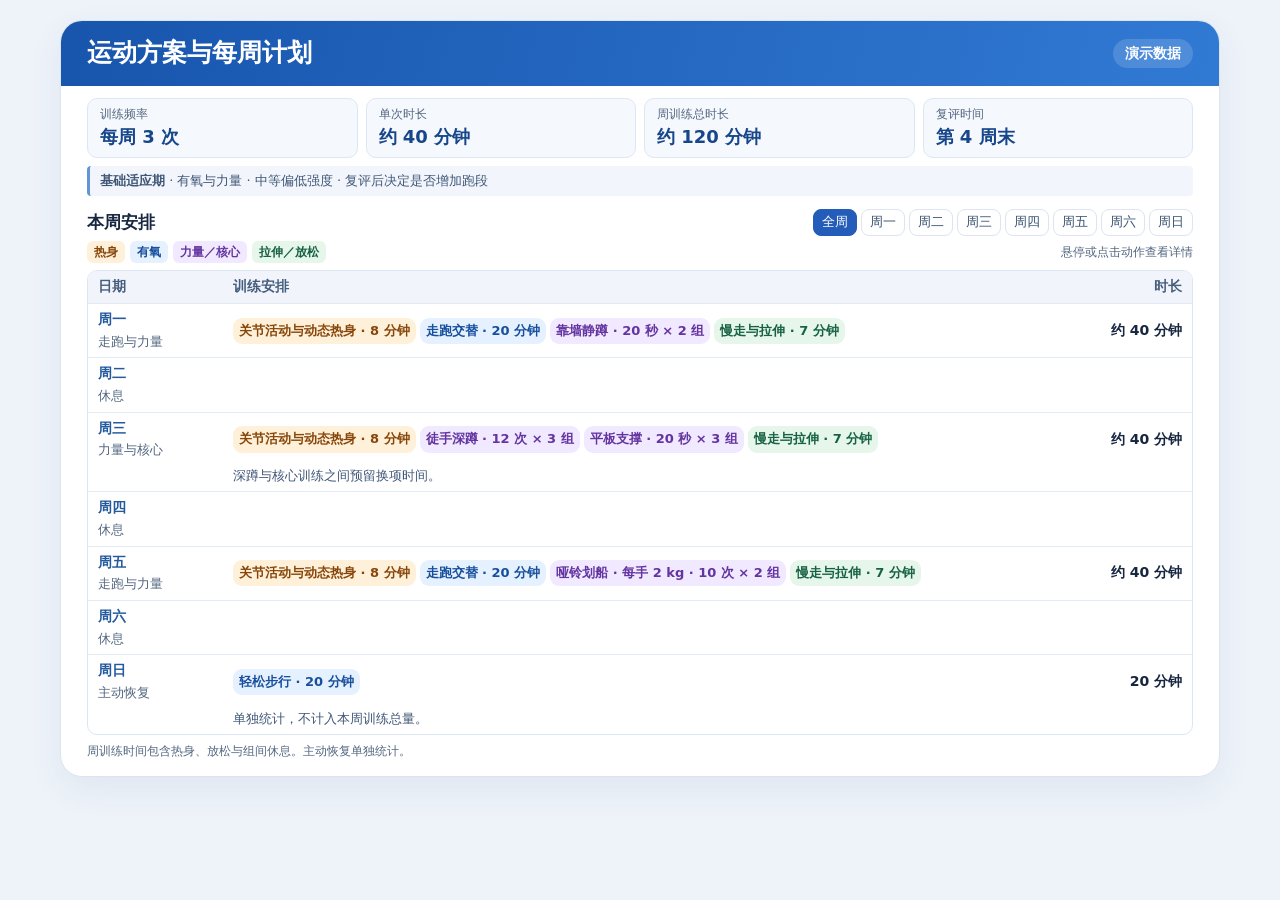
<file: frontend/weekly-exercise-plan-demo.html>
<!doctype html>
<html lang="zh-CN">
<meta charset="utf-8">
<meta name="viewport" content="width=device-width,initial-scale=1">
<title>运动方案与每周计划</title>
<style>
*{box-sizing:border-box}body{margin:0;background:#edf3fa;color:#172740;font:16px/1.55 system-ui,"PingFang SC",sans-serif}main{max-width:1160px;margin:32px auto;padding:32px;background:#fff;border:1px solid #dbe5f1;border-radius:22px;box-shadow:0 12px 35px #25406512}h1,h2,p{margin:0}h1{font-size:32px}h2{font-size:20px}.muted,small,footer{color:#536780}.badge{border-radius:100px;padding:4px 12px;background:#eaf2ff;color:#2856a0;font-weight:650;font-size:14px}.heading,.toolbar,.dayhead{display:flex;justify-content:space-between;align-items:center;gap:12px;flex-wrap:wrap}.stats{display:grid;grid-template-columns:repeat(4,1fr);margin:20px 0 12px;background:#f1f6fe;border-radius:12px}.stats div{padding:12px 16px}.stats strong,.stats small{display:block}.stats strong{font-size:22px}.stage{font-size:14px;color:#405777}.toolbar{margin:25px 0 10px}.tabs,.actions{display:flex;gap:7px;flex-wrap:wrap}.tabs button{font:inherit;cursor:pointer;background:white;color:#38516f;border:1px solid #dce5f0;border-radius:8px;padding:5px 11px}.tabs [aria-pressed=true]{background:#245cb9;color:white;border-color:#245cb9}.day{border-top:1px solid #e2eaf3;padding:13px 0}.dayhead strong{margin-right:12px}.dose{font-weight:650}.actions{align-items:flex-start;margin-top:8px}.action{max-width:100%;border-radius:9px;overflow:hidden}.action summary{cursor:pointer;padding:7px 10px;font-weight:650;font-size:14px}.action[open]{flex-basis:100%}.info{padding:2px 12px 10px;font-size:14px}.warm{background:#fff0da;color:#874609}.cardio{background:#e6f1ff;color:#174f9d}.strength{background:#f0e9ff;color:#6434a0}.cool{background:#e6f6eb;color:#176242}.note{margin-top:7px;font-size:13px;color:#405777}.foot{margin-top:12px;font-size:13px}button:focus-visible,summary:focus-visible{outline:2px solid #2161c5;outline-offset:2px}@media(max-width:700px){main{margin:12px;padding:18px}h1{font-size:25px}.stats{grid-template-columns:repeat(2,1fr)}}

body{background:#eef3fa}main{padding:0 36px 25px;overflow:visible}.heading{margin:0 -36px 20px;padding:23px 36px;background:linear-gradient(105deg,#1855ad,#317ad4);color:#fff;border-radius:21px 21px 0 0}.heading h1{font-size:29px}.heading .badge{background:#ffffff26;color:#fff}.stats{gap:12px;background:none;margin-top:13px}.stats div{background:#f5f8fd;border:1px solid #dbe7f7;border-radius:10px}.stats strong{color:#17478a}.stage{padding:10px 14px;border-left:3px solid #6294d7;background:#f2f6fc;border-radius:4px}.toolbar{margin-top:22px}.legend{display:flex;flex-wrap:wrap;gap:7px;margin:11px 0}.legend span{padding:3px 9px;border-radius:6px;font-size:13px;font-weight:650}#days{border:1px solid #dce6f3;border-radius:10px}.columns,.day{display:grid;grid-template-columns:150px minmax(0,1fr) 108px;gap:10px;align-items:center;padding:10px 14px}.columns{background:#f1f5fb;border-radius:9px 9px 0 0;color:#465e7e;font-size:14px;font-weight:650}.dayhead{display:contents}.dayhead strong{display:block;color:#23599d;margin:0}.dayhead .muted{font-size:13px}.day[hidden]{display:none}.actions{margin:0;grid-column:2}.dose{grid-column:3;grid-row:1;text-align:right}.columns span:last-child{text-align:right}.day .note{grid-column:2;margin:0}.action{position:relative;overflow:visible}.action[open]{flex-basis:auto}.action summary{list-style:none}.action summary::-webkit-details-marker{display:none}.info{display:none;position:absolute;z-index:3;top:100%;left:0;width:min(250px,72vw);padding:10px 13px;background:#fff;color:#293d59;border:1px solid #d6e2f1;border-radius:8px;box-shadow:0 7px 22px #20385022}.action[open] .info,.action:focus-within:not([data-dismissed]) .info{display:block}@media(hover:hover){.action:hover:not([data-dismissed]) .info{display:block}}.action:focus-within,.action:hover,.action[open]{z-index:4}@media(max-width:700px){main{padding:0 14px 18px}.heading{margin:0 -14px 15px;padding:16px 14px}.heading h1{font-size:23px}.columns{display:none}.day{grid-template-columns:1fr auto}.actions,.day .note{grid-column:1/-1}.dose{grid-column:2}}

main{margin:20px auto;padding:0 26px 15px}
.heading{margin:0 -26px 12px;padding:13px 26px}
.heading h1{font-size:25px}
.stats{gap:8px;margin:0 0 8px}
.stats div{padding:6px 12px}
.stats strong{font-size:18px}
.stats small{font-size:12px}
.stage{padding:5px 10px;font-size:13px}
.toolbar{margin:13px 0 5px;gap:6px}
.toolbar h2{font-size:17px}
.tabs{gap:4px}
.tabs button{padding:2px 8px;font-size:13px}
.legend{align-items:center;margin:5px 0 7px;gap:5px}
.legend span{padding:2px 7px;font-size:12px}
.hint{margin-left:auto;font-size:12px}
.columns,.day{grid-template-columns:125px minmax(0,1fr) 88px;gap:5px 10px;padding:5px 10px;font-size:14px}
.actions{gap:4px}
.action summary{padding:3px 6px;font-size:13px}
.foot{margin-top:7px;font-size:12px}
@media(max-width:700px){
  main{margin:8px;padding:0 10px 12px}
  .heading{margin:0 -10px 9px;padding:10px}
  .heading h1{font-size:20px}
  .day{grid-template-columns:1fr auto}
  .hint{margin-left:0}
}
</style>
<main>
<header class="heading"><h1>运动方案与每周计划</h1><span class="badge">演示数据</span></header>
<div class="stats" id="stats"></div>
<p class="stage"><strong>基础适应期</strong> · 有氧与力量 · 中等偏低强度 · 复评后决定是否增加跑段</p>
<div class="toolbar"><h2>本周安排</h2><nav class="tabs" aria-label="筛选训练日期" id="tabs"></nav></div>
<div class="legend" aria-label="动作类别"><span class="warm">热身</span><span class="cardio">有氧</span><span class="strength">力量／核心</span><span class="cool">拉伸／放松</span><small class="hint">悬停或点击动作查看详情</small></div>
<section id="days" aria-label="训练计划"><div class="columns"><span>日期</span><span>训练安排</span><span>时长</span></div><div id="day-rows"></div></section>
<footer class="foot">周训练时间包含热身、放松与组间休息。主动恢复单独统计。</footer>
</main>
<script>
const warm = ['warm','热身','关节活动与动态热身','8 分钟','按顺序活动踝、膝、髋，从小幅度开始。'];
const cardio = ['cardio','有氧','走跑交替','20 分钟','慢跑与快走交替。若当天状态不佳，可改为快走。'];
const cool = ['cool','放松','慢走与拉伸','7 分钟','结束主体训练后逐步放慢步伐。'];
const days = [
  ['周一','走跑与力量',40,[warm,cardio,['strength','力量','靠墙静蹲','20 秒 × 2 组','组间休息 45 秒。保持背部贴墙。'],cool]],
  ['周二','休息'],
  ['周三','力量与核心',40,[warm,['strength','力量','徒手深蹲','12 次 × 3 组','组间休息 60 秒。保持动作平稳。可用椅子坐站作为替代示例。'],['strength','核心','平板支撑','20 秒 × 3 组','组间休息 45 秒。保持躯干稳定。'],cool],'深蹲与核心训练之间预留换项时间。'],
  ['周四','休息'],
  ['周五','走跑与力量',40,[warm,cardio,['strength','力量','哑铃划船','每手 2 kg · 10 次 × 2 组','组间休息 60 秒。保持躯干稳定。'],cool]],
  ['周六','休息'],
  ['周日','主动恢复',20,[['cardio','有氧','轻松步行','20 分钟','按舒适节奏行走。']], '单独统计，不计入本周训练总量。']
];
const training = days.filter(day => day[2] && day[1] !== '主动恢复');
const stats = [['训练频率','每周 '+training.length+' 次'],['单次时长','约 '+training[0][2]+' 分钟'],['周训练总时长','约 '+training.reduce((sum,day)=>sum+day[2],0)+' 分钟'],['复评时间','第 4 周末']];
document.querySelector('#stats').innerHTML = stats.map(([label,value])=>'<div><small>'+label+'</small><strong>'+value+'</strong></div>').join('');
const plan = document.querySelector('#day-rows');
plan.innerHTML = days.map(([day,title,minutes,actions,note],index)=>`
  <article class="day" data-day="${index}">
    <div class="dayhead"><div><strong>${day}</strong><span class="muted">${title}</span></div>
    ${minutes ? `<span class="dose">${index===6?'':'约 '}${minutes} 分钟</span>` : ''}</div>
    ${actions ? `<div class="actions">${actions.map(([color,,name,dose,info])=>`
      <details class="action ${color}"><summary>${name} · ${dose}</summary>
      <p class="info">${info}</p></details>`).join('')}</div>` : ''}
    ${note ? `<p class="note">${note}</p>` : ''}
  </article>`).join('');
for (const action of plan.querySelectorAll('details')) {
  action.addEventListener('mouseleave', () => delete action.dataset.dismissed);
  action.addEventListener('focusout', event => {
    if (!action.contains(event.relatedTarget)) delete action.dataset.dismissed;
  });
  action.addEventListener('keydown', event => {
    if (event.key === 'Escape') {
      action.open = false;
      action.dataset.dismissed = '';
    }
  });
}
const tabs = document.querySelector('#tabs');
tabs.innerHTML = ['全周',...days.map(day=>day[0])].map((label,index)=>`<button type="button" data-filter="${index-1}" aria-pressed="${index===0}">${label}</button>`).join('');
tabs.addEventListener('click',event=>{
  const button = event.target.closest('button');
  if (!button) return;
  const index = Number(button.dataset.filter);
  for (const tab of tabs.children) tab.setAttribute('aria-pressed',String(tab===button));
  for (const day of plan.children) day.hidden = index!==-1 && Number(day.dataset.day)!==index;
});
</script>
</html>
</file>
